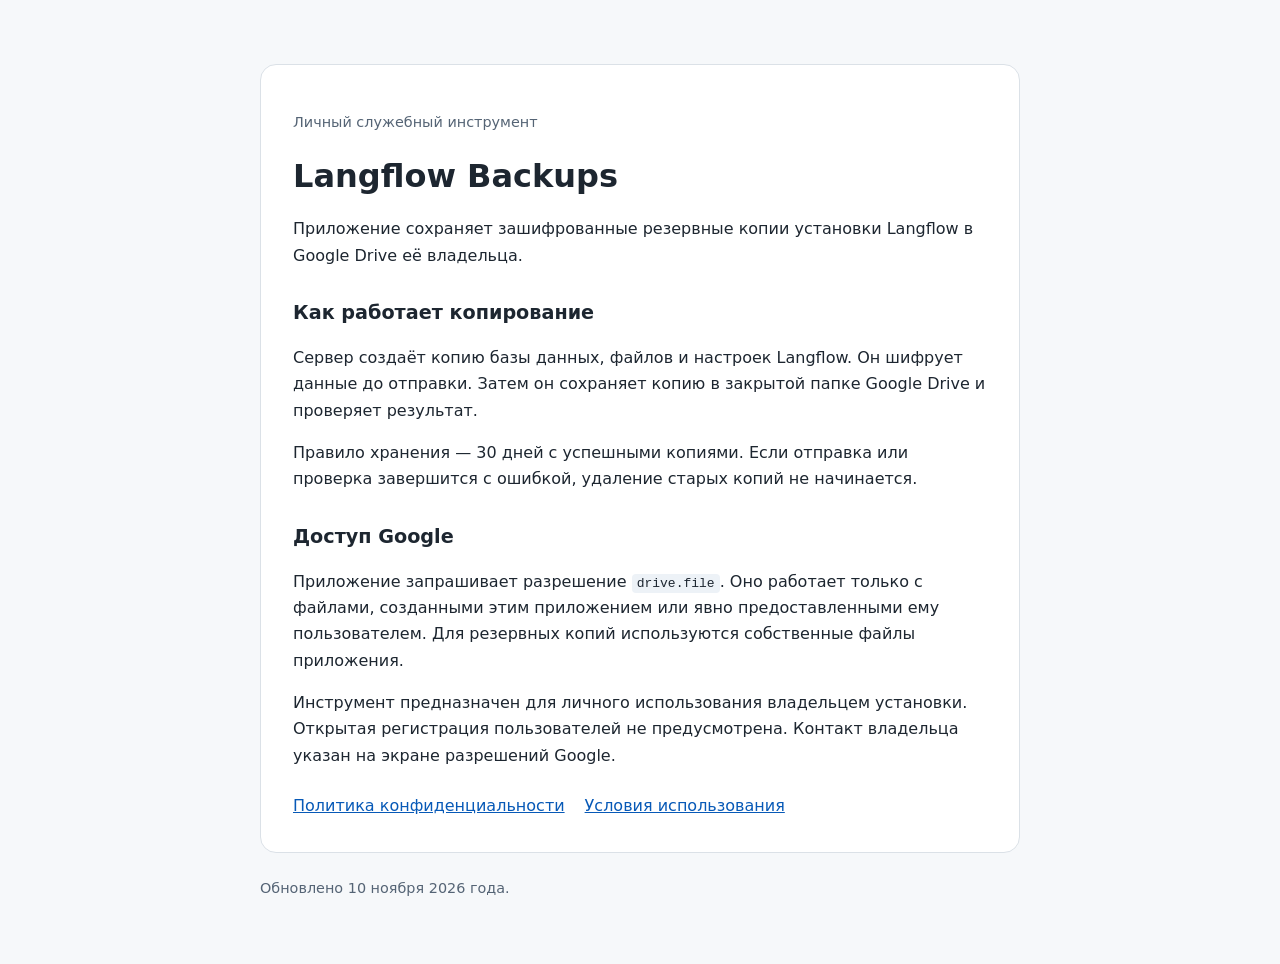
<file: index.html>
<!doctype html>
<html lang="ru"><head><meta charset="utf-8"><meta name="viewport" content="width=device-width,initial-scale=1"><title>Langflow Backups</title><link rel="stylesheet" href="style.css"></head>
<body><main>
<p class="label">Личный служебный инструмент</p>
<h1>Langflow Backups</h1>
<p>Приложение сохраняет зашифрованные резервные копии установки Langflow в Google Drive её владельца.</p>
<h2>Как работает копирование</h2>
<p>Сервер создаёт копию базы данных, файлов и настроек Langflow. Он шифрует данные до отправки. Затем он сохраняет копию в закрытой папке Google Drive и проверяет результат.</p>
<p>Правило хранения — 30 дней с успешными копиями. Если отправка или проверка завершится с ошибкой, удаление старых копий не начинается.</p>
<h2>Доступ Google</h2>
<p>Приложение запрашивает разрешение <code>drive.file</code>. Оно работает только с файлами, созданными этим приложением или явно предоставленными ему пользователем. Для резервных копий используются собственные файлы приложения.</p>
<p>Инструмент предназначен для личного использования владельцем установки. Открытая регистрация пользователей не предусмотрена. Контакт владельца указан на экране разрешений Google.</p>
<nav><a href="privacy.html">Политика конфиденциальности</a><a href="terms.html">Условия использования</a></nav>
</main><footer class="label">Обновлено 10 ноября 2026 года.</footer></body></html>
</file>
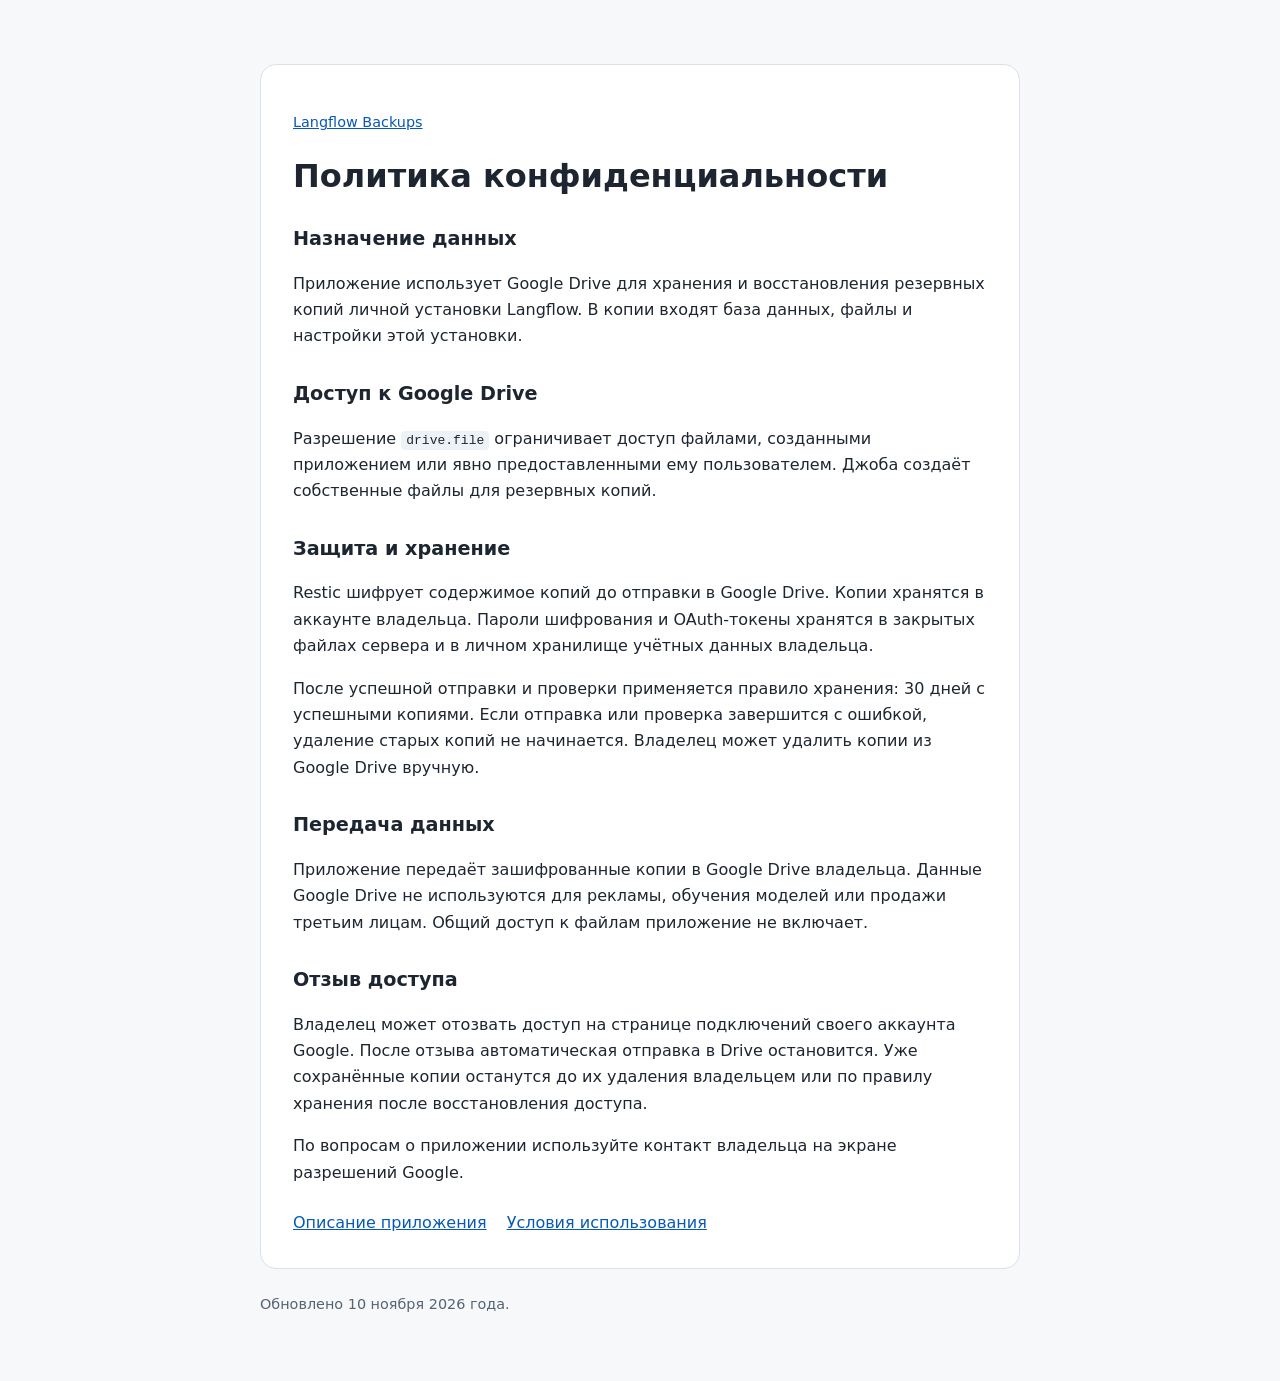
<file: privacy.html>
<!doctype html>
<html lang="ru"><head><meta charset="utf-8"><meta name="viewport" content="width=device-width,initial-scale=1"><title>Конфиденциальность — Langflow Backups</title><link rel="stylesheet" href="style.css"></head>
<body><main><p class="label"><a href="index.html">Langflow Backups</a></p><h1>Политика конфиденциальности</h1>
<h2>Назначение данных</h2>
<p>Приложение использует Google Drive для хранения и восстановления резервных копий личной установки Langflow. В копии входят база данных, файлы и настройки этой установки.</p>
<h2>Доступ к Google Drive</h2>
<p>Разрешение <code>drive.file</code> ограничивает доступ файлами, созданными приложением или явно предоставленными ему пользователем. Джоба создаёт собственные файлы для резервных копий.</p>
<h2>Защита и хранение</h2>
<p>Restic шифрует содержимое копий до отправки в Google Drive. Копии хранятся в аккаунте владельца. Пароли шифрования и OAuth-токены хранятся в закрытых файлах сервера и в личном хранилище учётных данных владельца.</p>
<p>После успешной отправки и проверки применяется правило хранения: 30 дней с успешными копиями. Если отправка или проверка завершится с ошибкой, удаление старых копий не начинается. Владелец может удалить копии из Google Drive вручную.</p>
<h2>Передача данных</h2>
<p>Приложение передаёт зашифрованные копии в Google Drive владельца. Данные Google Drive не используются для рекламы, обучения моделей или продажи третьим лицам. Общий доступ к файлам приложение не включает.</p>
<h2>Отзыв доступа</h2>
<p>Владелец может отозвать доступ на странице подключений своего аккаунта Google. После отзыва автоматическая отправка в Drive остановится. Уже сохранённые копии останутся до их удаления владельцем или по правилу хранения после восстановления доступа.</p>
<p>По вопросам о приложении используйте контакт владельца на экране разрешений Google.</p>
<nav><a href="index.html">Описание приложения</a><a href="terms.html">Условия использования</a></nav>
</main><footer class="label">Обновлено 10 ноября 2026 года.</footer></body></html>
</file>
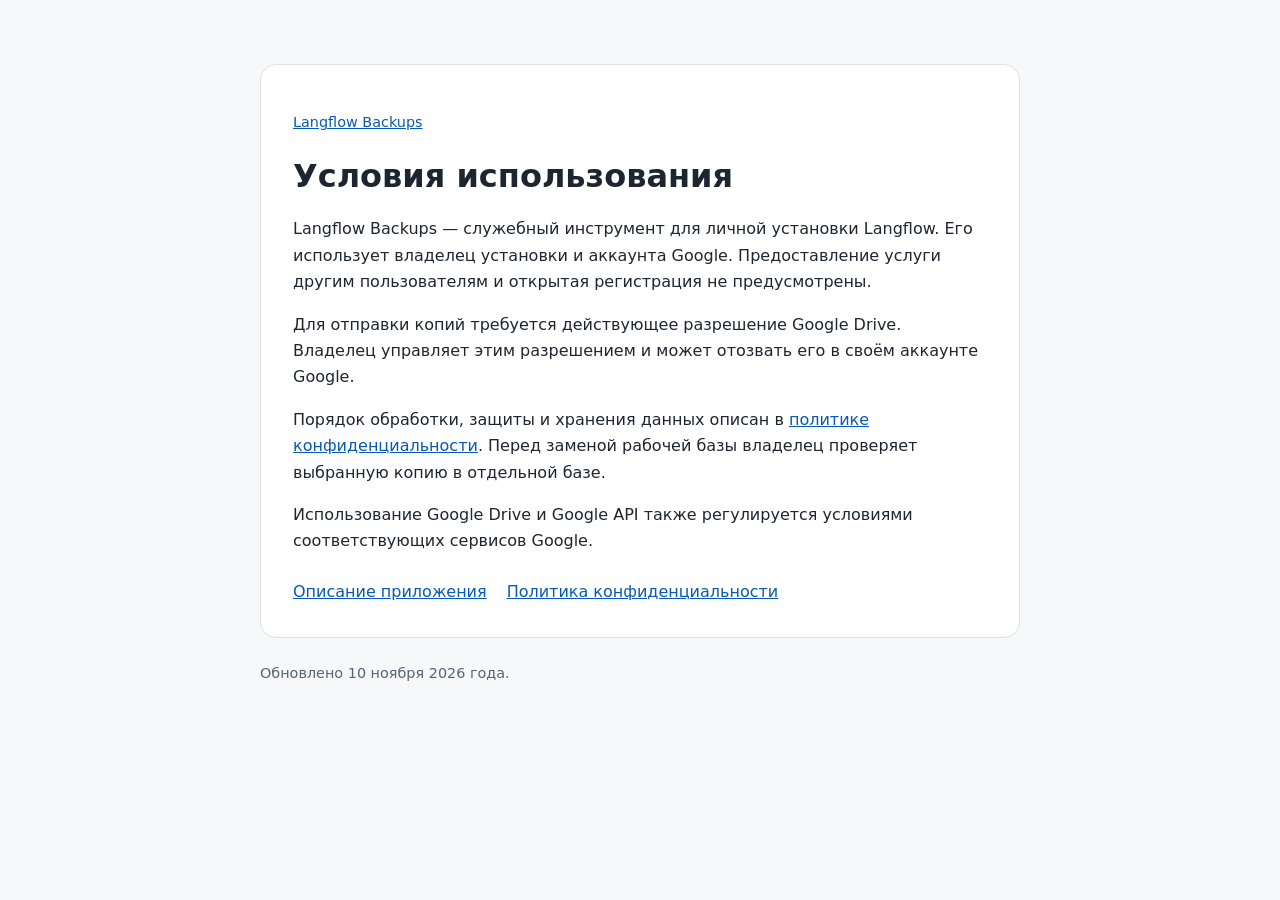
<file: terms.html>
<!doctype html>
<html lang="ru"><head><meta charset="utf-8"><meta name="viewport" content="width=device-width,initial-scale=1"><title>Условия — Langflow Backups</title><link rel="stylesheet" href="style.css"></head>
<body><main><p class="label"><a href="index.html">Langflow Backups</a></p><h1>Условия использования</h1>
<p>Langflow Backups — служебный инструмент для личной установки Langflow. Его использует владелец установки и аккаунта Google. Предоставление услуги другим пользователям и открытая регистрация не предусмотрены.</p>
<p>Для отправки копий требуется действующее разрешение Google Drive. Владелец управляет этим разрешением и может отозвать его в своём аккаунте Google.</p>
<p>Порядок обработки, защиты и хранения данных описан в <a href="privacy.html">политике конфиденциальности</a>. Перед заменой рабочей базы владелец проверяет выбранную копию в отдельной базе.</p>
<p>Использование Google Drive и Google API также регулируется условиями соответствующих сервисов Google.</p>
<nav><a href="index.html">Описание приложения</a><a href="privacy.html">Политика конфиденциальности</a></nav>
</main><footer class="label">Обновлено 10 ноября 2026 года.</footer></body></html>
</file>
<file: style.css>
:root{font-family:system-ui,sans-serif;color:#1d2630;background:#f6f8fa;line-height:1.65}body{max-width:760px;margin:64px auto;padding:0 24px}main{background:white;border:1px solid #dbe1e7;border-radius:16px;padding:32px}h1{line-height:1.2;font-size:2rem}h2{font-size:1.2rem;margin-top:28px}a{color:#0759b7}nav,footer{margin-top:24px}nav a{margin-right:20px}.label{color:#556475;font-size:.9rem}code{background:#edf2f7;padding:2px 5px;border-radius:4px}@media(max-width:600px){body{margin:24px auto}main{padding:22px}}
</file>
